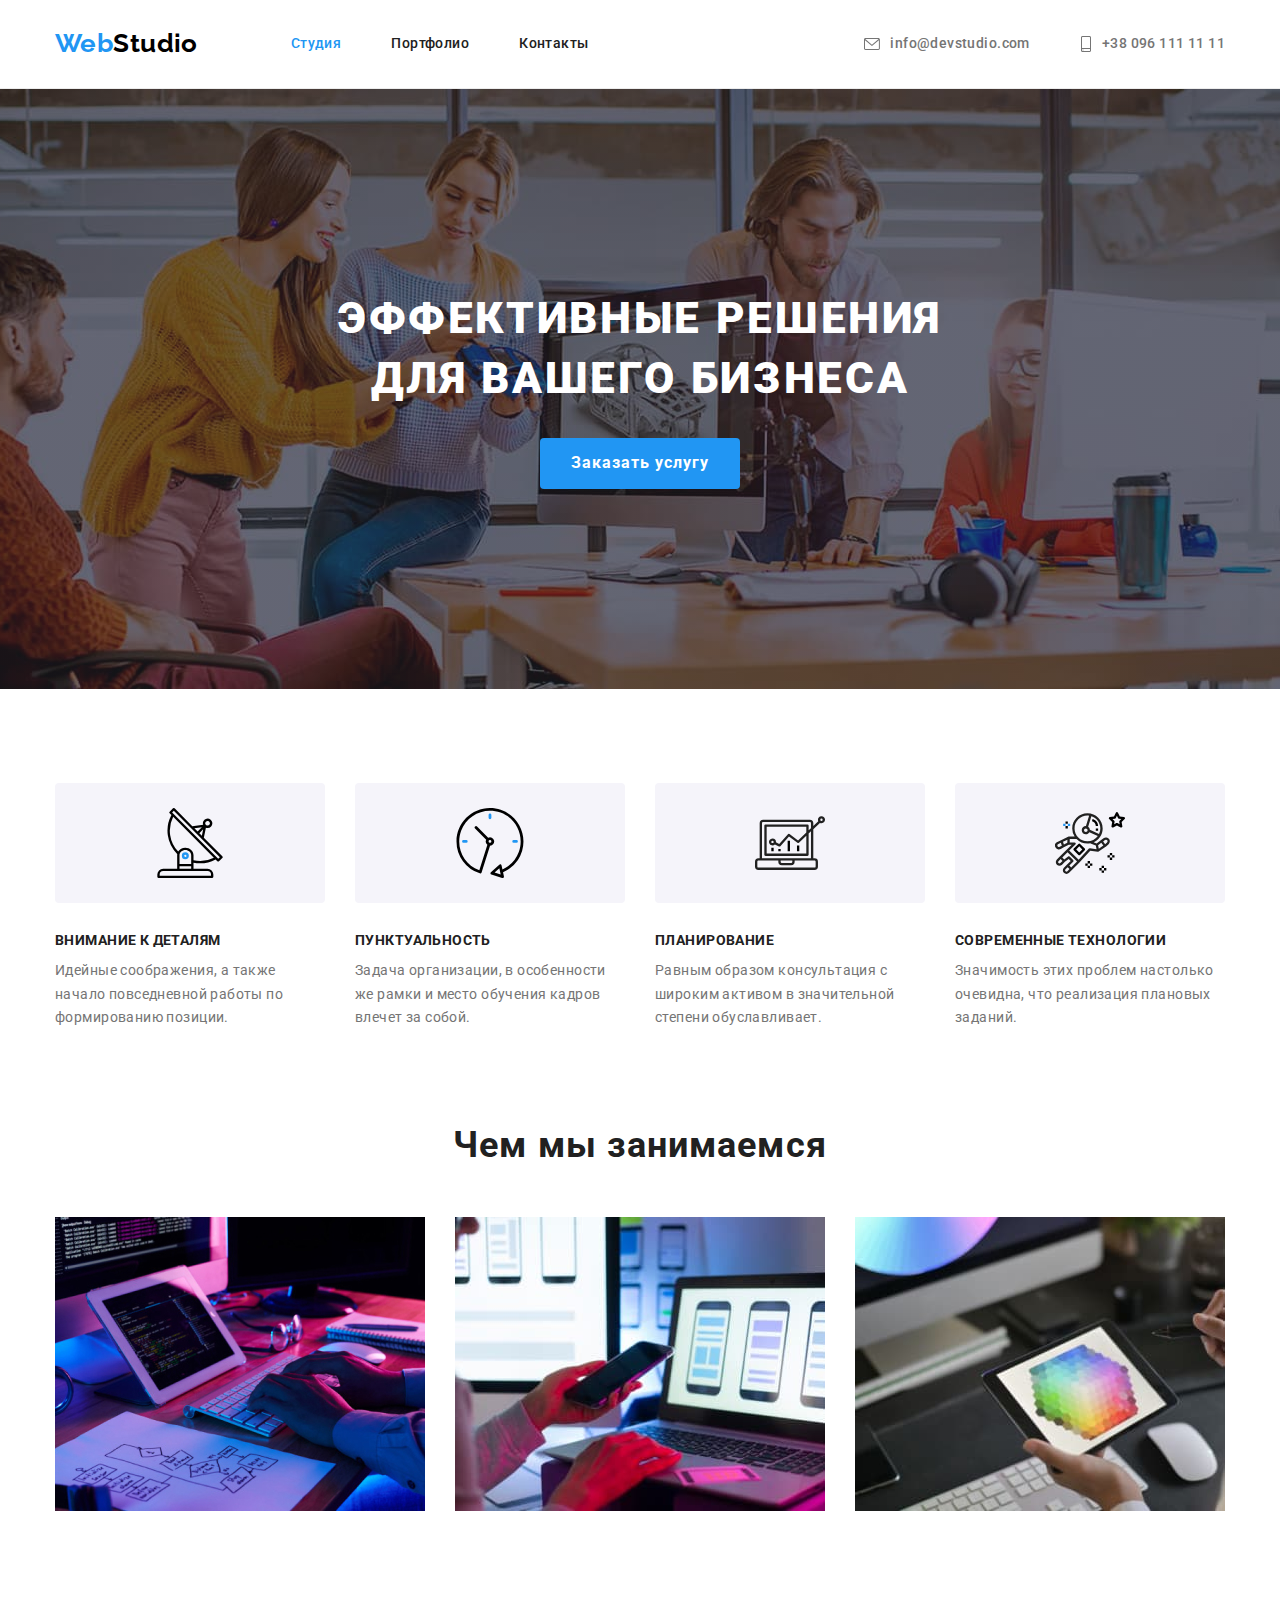
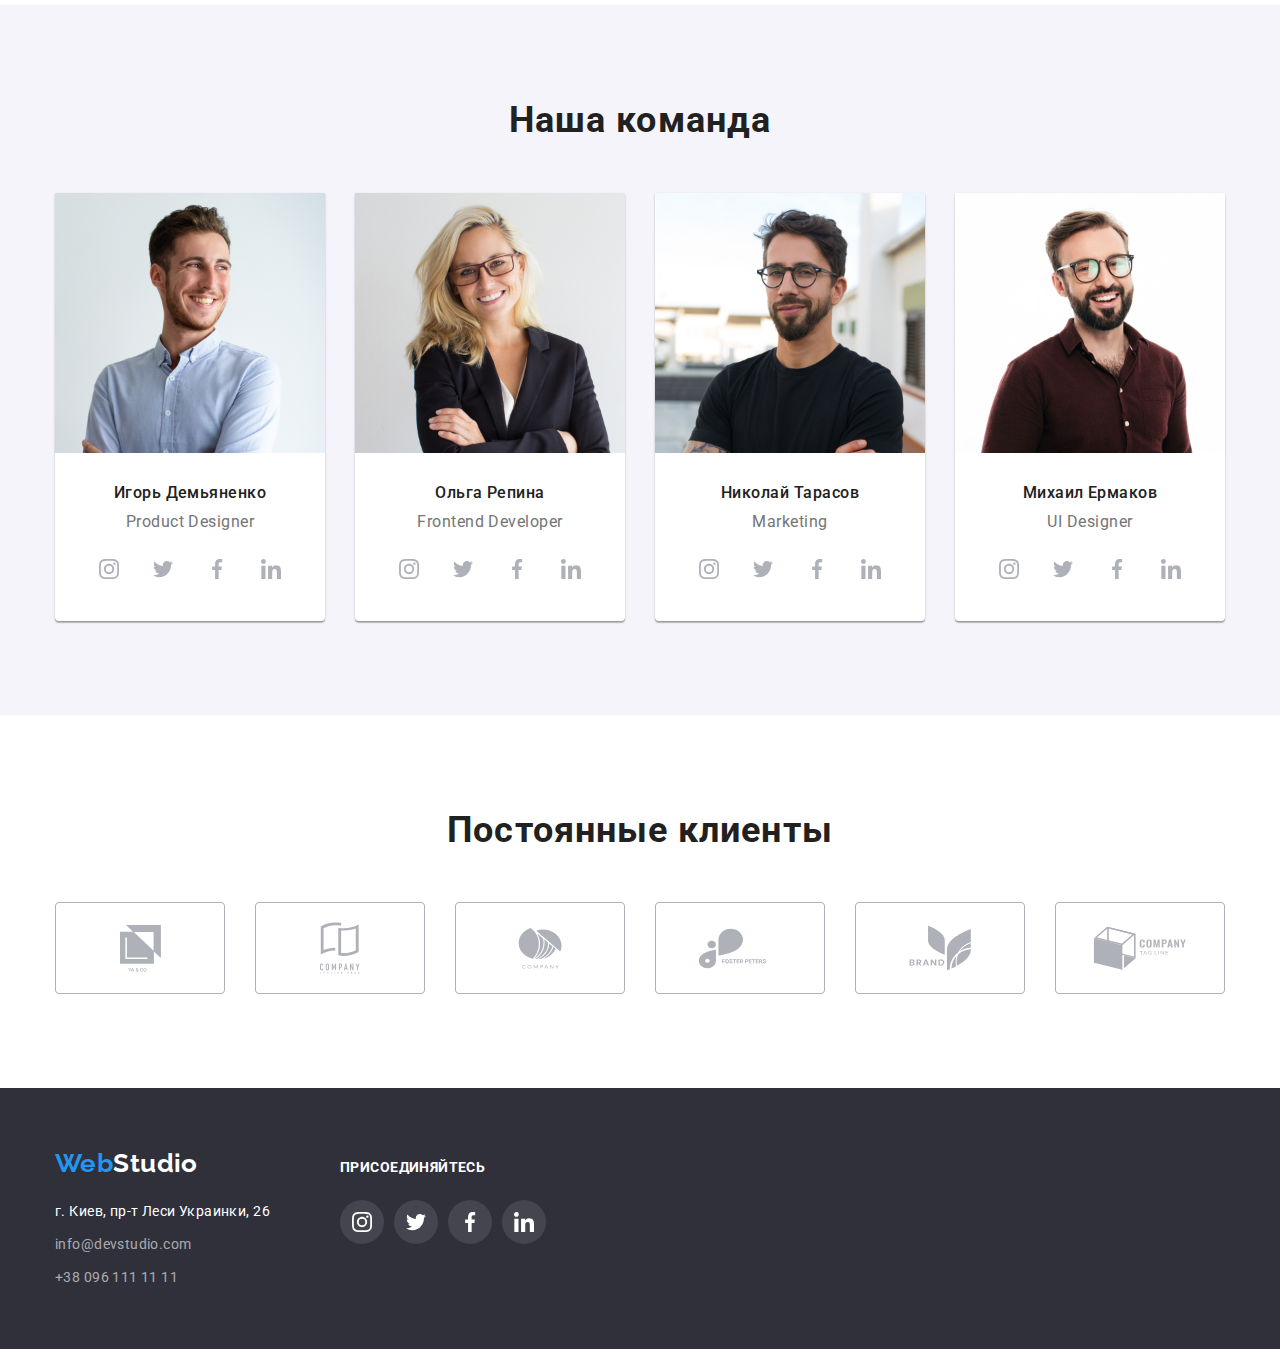
<file: index.html>
<!DOCTYPE html>
<html lang="ru">
<head>
    <meta charset="UTF-8">
    <meta http-equiv="X-UA-Compatible" content="IE=edge">
    <meta name="viewport" content="width=device-width, initial-scale=1.0">
    <title>Студия</title>
    <link rel="stylesheet" href="https://cdn.jsdelivr.net/npm/modern-normalize@1.1.0/modern-normalize.min.css">
    <link rel="stylesheet" href="./css/styles.css" />
    <link href="https://fonts.googleapis.com/css2?family=Raleway:wght@700&family=Roboto:wght@400;500;700;900&display=swap"
        rel="stylesheet">
</head>

<body>
    <header class="header-line">
        <div class="conteiner header-conteiner">
            <a href="" class="logo link">Web<span class="black">Studio</span></a>
            <nav>
                <ul class="list flex">
                    <li class="item-nav"><a href="./index.html" class="link navi current">Студия</a></li>
                    <li class="item-nav"><a href="./portfolio.html" class="link navi">Портфолио</a></li>
                    <li class="item-nav"><a href="" class="link navi">Контакты</a></li>
                </ul>
            </nav>
            <ul class="list flex">
                <li class="item-kont"><a href="mailto:info@devstudio.com" class="link kont">
                    <svg width="16" height="12">
                        <use href="./image/icon.svg#icon-envelope"></use>
                    </svg>info@devstudio.com</a>
                </li>        
                <li class="item-kont"><a href="tel:+380961111111" class="link kont">
                    <svg width="12" height="16">
                        <use href="./image/icon.svg#icon-smartphone"></use>
                    </svg>+38 096 111 11 11</a>
                </li>        
            </ul>
        </div>
    </header>
    
    <main>

        <!--герой-->
        <section class="section-hero">
            <div class="conteiner">
                <h1 class="hero">Эффективные решения для вашего бизнеса</h1>
                <button type="button" class="btn">Заказать услугу</button>
            </div>
        </section>

        <!--особености-->
        <section class="section nopad">
            <div class="conteiner">
                <h2 class="visually-hidden">Особености</h2> <!--потом спрятать-->
                <ul class="list flex">
                    <li class="item-osob">
                        <div class="osob-list-icon"><svg class="icon-osob" width="70" height="70"><use href="./image/icon.svg#icon-antenna" ></use></svg></div>
                        <h3 class="osobenost">Внимание к деталям</h3> <p>Идейные соображения, а также начало повседневной работы по формированию позиции.</p>
                    </li>
                    <li class="item-osob">
                        <div class="osob-list-icon"><svg class="icon-osob" width="70" height="70"><use href="./image/icon.svg#icon-clock"></use></svg></div>
                        <h3 class="osobenost">Пунктуальность</h3> <p>Задача организации, в особенности же рамки и место обучения кадров влечет за собой.</p>
                    </li>
                    <li class="item-osob">
                        <div class="osob-list-icon"><svg class="icon-osob" width="70" height="70"><use href="./image/icon.svg#icon-diagram"></use></svg></div>
                        <h3 class="osobenost">Планирование</h3> <p>Равным образом консультация с широким активом в значительной степени обуславливает.</p>
                    </li>
                    <li class="item-osob">
                        <div class="osob-list-icon"><svg class="icon-osob" width="70" height="70"><use href="./image/icon.svg#icon-astronaut"></use></svg></div>
                        <h3 class="osobenost">Современные технологии</h3> <p>Значимость этих проблем настолько очевидна, что реализация плановых заданий.</p>
                    </li>
                </ul>
            </div>
        </section>

        <!--Чем мы занимаемся-->
        <section class="section">
            <div class="conteiner">
                <h2 class="podzagolovok">Чем мы занимаемся</h2>
                <ul class="list flex">
                    <li class="item-what">
                        <img src="./image/img1.jpg" alt="Картинка" width="370">
                    </li>
                    <li class="item-what">
                        <img src="./image/img2.jpg" alt="Картинка" width="370">
                    </li>
                    <li class="item-what">
                        <img src="./image/img3.jpg" alt="Картинка" width="370">
                    </li>
                </ul>
            </div>
        </section>

        <!--команда-->
        <section class="section">
            <div class="conteiner">
                <h2 class="podzagolovok">Наша команда</h2>
                <ul class="list flex">
                    <li class="item-team">
                        <img src="./image/nh1.jpg" alt="Фото Игорь Демьяненко" width="270">
                        <div class="team-div">
                            <h3 class="teamer">Игорь Демьяненко</h3>
                            <p lang="en" class="prof">Product Designer</p>
                            <ul class="social-list list">
                                <li class="social-list-item">
                                    <a href="" class="social-list-link">
                                        <svg class="social-list-icon" width="20" height="20">
                                            <use href="./image/icon.svg#icon-instagram"></use>
                                        </svg>    
                                    </a>
                                </li>
                                <li class="social-list-item">
                                    <a href="" class="social-list-link">
                                        <svg class="social-list-icon" width="20" height="20">
                                            <use href="./image/icon.svg#icon-twitter"></use>
                                        </svg>
                                    </a>
                                </li>
                                <li class="social-list-item">
                                    <a href="" class="social-list-link">
                                        <svg class="social-list-icon" width="20" height="20">
                                            <use href="./image/icon.svg#icon-facebook"></use>
                                        </svg>
                                    </a>
                                </li>
                                <li class="social-list-item">
                                    <a href="" class="social-list-link">
                                        <svg class="social-list-icon" width="20" height="20">
                                            <use href="./image/icon.svg#icon-linkedin"></use>
                                        </svg>
                                    </a>
                                </li>
                            </ul>
                        </div>
                    </li>
                    <li class="item-team">
                        <img src="./image/nh2.jpg" alt="Фото Ольга Репина" width="270">
                        <div class="team-div">
                            <h3 class="teamer">Ольга Репина</h3>
                            <p lang="en" class="prof">Frontend Developer</p>
                            <ul class="social-list list">
                                <li class="social-list-item">
                                    <a href="" class="social-list-link">
                                        <svg class="social-list-icon" width="20" height="20">
                                            <use href="./image/icon.svg#icon-instagram"></use>
                                        </svg>
                                    </a>
                                </li>
                                <li class="social-list-item">
                                    <a href="" class="social-list-link">
                                        <svg class="social-list-icon" width="20" height="20">
                                            <use href="./image/icon.svg#icon-twitter"></use>
                                        </svg>
                                    </a>
                                </li>
                                <li class="social-list-item">
                                    <a href="" class="social-list-link">
                                        <svg class="social-list-icon" width="20" height="20">
                                            <use href="./image/icon.svg#icon-facebook"></use>
                                        </svg>
                                    </a>
                                </li>
                                <li class="social-list-item">
                                    <a href="" class="social-list-link">
                                        <svg class="social-list-icon" width="20" height="20">
                                            <use href="./image/icon.svg#icon-linkedin"></use>
                                        </svg>
                                    </a>
                                </li>
                            </ul>
                        </div>
                    </li>
                    <li class="item-team">
                        <img src="./image/nh3.jpg" alt="Фото Николай Тарасов" width="270">
                        <div class="team-div">
                            <h3 class="teamer">Николай Тарасов</h3>
                            <p lang="en" class="prof">Marketing</p>
                            <ul class="social-list list">
                                <li class="social-list-item">
                                    <a href="" class="social-list-link">
                                        <svg class="social-list-icon" width="20" height="20">
                                            <use href="./image/icon.svg#icon-instagram"></use>
                                        </svg>
                                    </a>
                                </li>
                                <li class="social-list-item">
                                    <a href="" class="social-list-link">
                                        <svg class="social-list-icon" width="20" height="20">
                                            <use href="./image/icon.svg#icon-twitter"></use>
                                        </svg>
                                    </a>
                                </li>
                                <li class="social-list-item">
                                    <a href="" class="social-list-link">
                                        <svg class="social-list-icon" width="20" height="20">
                                            <use href="./image/icon.svg#icon-facebook"></use>
                                        </svg>
                                    </a>
                                </li>
                                <li class="social-list-item">
                                    <a href="" class="social-list-link">
                                        <svg class="social-list-icon" width="20" height="20">
                                            <use href="./image/icon.svg#icon-linkedin"></use>
                                        </svg>
                                    </a>
                                </li>
                            </ul>
                        </div>
                    </li>
                    <li class="item-team">
                        <img src="./image/nh4.jpg" alt="Фото Михаил Ермаков" width="270">
                        <div class="team-div">
                            <h3 class="teamer">Михаил Ермаков</h3>
                            <p lang="en" class="prof">UI Designer</p>
                            <ul class="social-list list">
                                <li class="social-list-item">
                                    <a href="" class="social-list-link">
                                        <svg class="social-list-icon" width="20" height="20">
                                            <use href="./image/icon.svg#icon-instagram"></use>
                                        </svg>
                                    </a>
                                </li>
                                <li class="social-list-item">
                                    <a href="" class="social-list-link">
                                        <svg class="social-list-icon" width="20" height="20">
                                            <use href="./image/icon.svg#icon-twitter"></use>
                                        </svg>
                                    </a>
                                </li>
                                <li class="social-list-item">
                                    <a href="" class="social-list-link">
                                        <svg class="social-list-icon" width="20" height="20">
                                            <use href="./image/icon.svg#icon-facebook"></use>
                                        </svg>
                                    </a>
                                </li>
                                <li class="social-list-item">
                                    <a href="" class="social-list-link">
                                        <svg class="social-list-icon" width="20" height="20">
                                            <use href="./image/icon.svg#icon-linkedin"></use>
                                        </svg>
                                    </a>
                                </li>
                            </ul>
                        </div>
                    </li>
                </ul>
            </div>
        </section>


        <!--постоянные клиенты-->
        <section class="section">
            <div class="conteiner">
                <h2 class="podzagolovok">Постоянные клиенты</h2>
                <ul class="client-list list">
                    <li class="client-list-item">
                        <a href="" class="client-list-link">
                            <svg class="client-list-icon" width="41" height="47">
                                <use href="./image/icon.svg#icon-comp1"></use>
                            </svg>
                        </a>
                    </li>
                    <li class="client-list-item">
                        <a href="" class="client-list-link">
                            <svg class="client-list-icon" width="40" height="52">
                                <use href="./image/icon.svg#icon-comp2"></use>
                            </svg>
                        </a>
                    </li>
                    <li class="client-list-item">
                        <a href="" class="client-list-link">
                            <svg class="client-list-icon" width="44" height="42">
                                <use href="./image/icon.svg#icon-comp3"></use>
                            </svg>
                        </a>
                    </li>
                    <li class="client-list-item">
                        <a href="" class="client-list-link">
                            <svg class="client-list-icon" width="85" height="41">
                                <use href="./image/icon.svg#icon-comp4"></use>
                            </svg>
                        </a>
                    </li>
                    <li class="client-list-item">
                        <a href="" class="client-list-link">
                            <svg class="client-list-icon" width="63" height="46">
                                <use href="./image/icon.svg#icon-comp5"></use>
                            </svg>
                        </a>
                    </li>
                    <li class="client-list-item">
                        <a href="" class="client-list-link">
                            <svg class="client-list-icon" width="94" height="44">
                                <use href="./image/icon.svg#icon-comp6"></use>
                            </svg>
                        </a>
                    </li>
                </ul>
            </div>
        </section>



    </main>

    <!--footer-->
    <footer class="footer">
        <div class="conteiner">
            <div>
            <a href=""class="logo link">Web<span class="white">Studio</span></a>
            <address class="addr">
                <p>г. Киев, пр-т Леси Украинки, 26</p>
                <ul class="list">
                    <li class="item-addr"><a href="mailto:info@devstudio.com" class="link addr">info@devstudio.com</a></li>
                    <li class="item-addr"><a href="tel:+380961111111" class="link addr">+38 096 111 11 11</a></li>
                </ul>
            </address>
            </div>
            <div>
                <p class="footer-text">присоединяйтесь</p>
                <ul class="footer-list list">
                    <li class="footer-list-item">
                        <a href="" class="footer-list-link">
                            <svg class="footer-list-icon" width="20" height="20">
                                <use href="./image/icon.svg#icon-instagram"></use>
                            </svg>
                        </a>
                    </li>
                    <li class="footer-list-item">
                        <a href="" class="footer-list-link">
                            <svg class="footer-list-icon" width="20" height="20">
                                <use href="./image/icon.svg#icon-twitter"></use>
                            </svg>
                        </a>
                    </li>
                    <li class="footer-list-item">
                        <a href="" class="footer-list-link">
                            <svg class="footer-list-icon" width="20" height="20">
                                <use href="./image/icon.svg#icon-facebook"></use>
                            </svg>
                        </a>
                    </li>
                    <li class="footer-list-item">
                        <a href="" class="footer-list-link">
                            <svg class="footer-list-icon" width="20" height="20">
                                <use href="./image/icon.svg#icon-linkedin"></use>
                            </svg>
                        </a>
                    </li>
                </ul>
            </div>
        </div>
    </footer>
</body>
</html>
</file>
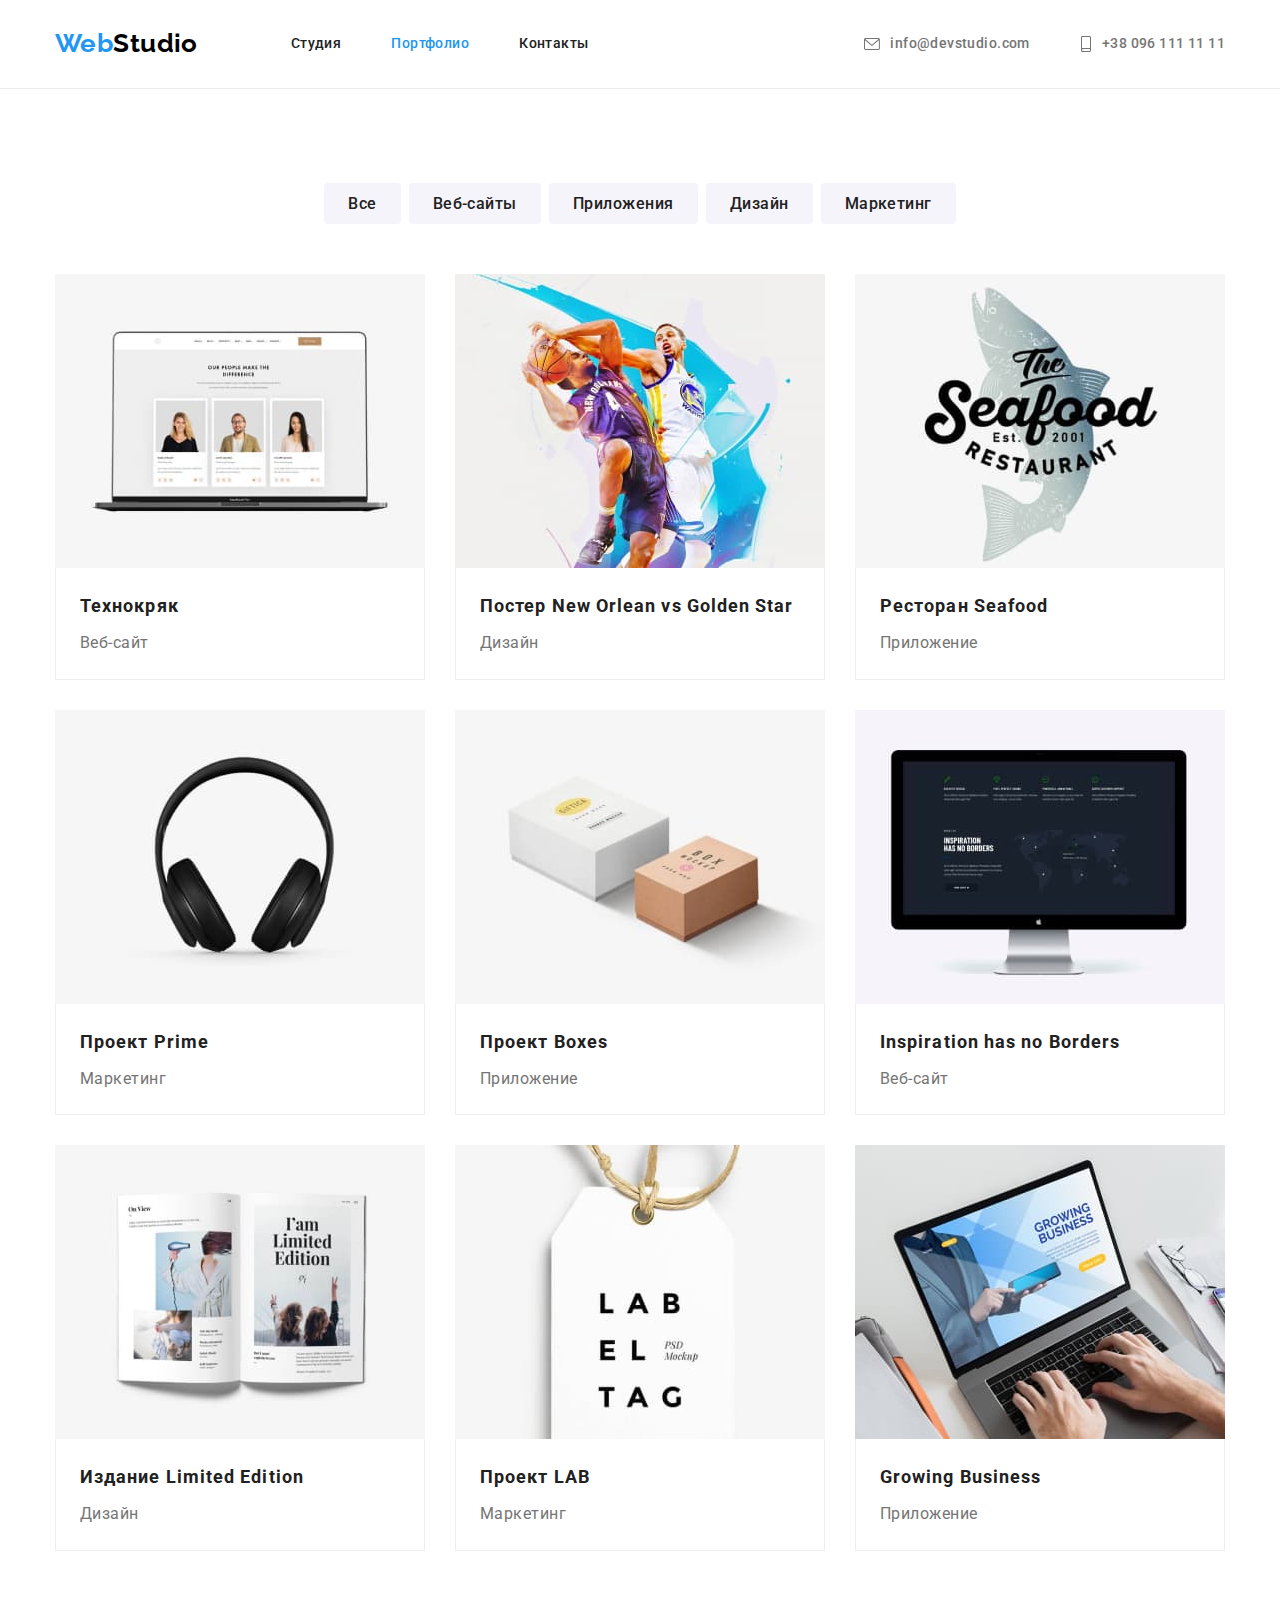
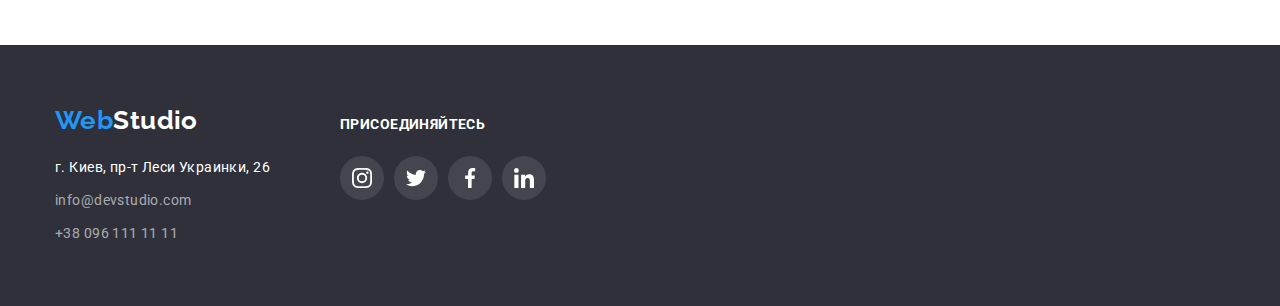
<file: portfolio.html>
<!DOCTYPE html>
<html lang="ru">
<head>
    <meta charset="UTF-8">
    <meta http-equiv="X-UA-Compatible" content="IE=edge">
    <meta name="viewport" content="width=device-width, initial-scale=1.0">
    <title>Портфолио</title>
    <link rel="stylesheet" href="https://cdn.jsdelivr.net/npm/modern-normalize@1.1.0/modern-normalize.min.css">
    <link rel="stylesheet" href="./css/styles.css" />
    <link href="https://fonts.googleapis.com/css2?family=Raleway:wght@700&family=Roboto:wght@400;500;700;900&display=swap"
        rel="stylesheet">
</head>

<body>
    <header class="header-line">
        <div class="conteiner header-conteiner">
            <a href="" class="logo link">Web<span class="black">Studio</span></a>
            <nav>
                <ul class="list flex">
                    <li class="item-nav"><a href="./index.html" class="link navi">Студия</a></li>
                    <li class="item-nav"><a href="./portfolio.html" class="link navi current">Портфолио</a></li>
                    <li class="item-nav"><a href="" class="link navi">Контакты</a></li>
                </ul>
            </nav>
            <ul class="list flex">
                <li class="item-kont"><a href="mailto:info@devstudio.com" class="link kont">
                        <svg width="16" height="12">
                            <use href="./image/icon.svg#icon-envelope"></use>
                        </svg>info@devstudio.com</a>
                </li>
                <li class="item-kont"><a href="tel:+380961111111" class="link kont">
                        <svg width="12" height="16">
                            <use href="./image/icon.svg#icon-smartphone"></use>
                        </svg>+38 096 111 11 11</a>
                </li>
            </ul>
        </div>
    </header>
    
    <main class="">

        <!--портфолио-->
        <section class="section">
            <div class="conteiner">
                <h1 class="visually-hidden">Портфолио</h1>
                <ul class="list flex">
                    <li class="item-btn"><button type="button" class="btn port">Все</button></li>
                    <li class="item-btn"><button type="button" class="btn port">Веб-сайты</button></li>
                    <li class="item-btn"><button type="button" class="btn port">Приложения</button></li>
                    <li class="item-btn"><button type="button" class="btn port">Дизайн</button></li>
                    <li class="item-btn"><button type="button" class="btn port">Маркетинг</button></li>
                </ul>
            
                <ul class="list wrap">
                    <li class="item-sait">
                        <a href="" class="link">
                            <img src="./image/portfolio/tehnokrac.jpg" alt="Фото Технокряк" width="370">
                            <div class="block-saits">
                                <h2 class="saits">Технокряк</h2>
                                <p class="text-sait">Веб-сайт</p>
                            </div>    
                        </a>
                    </li>
                    <li class="item-sait">
                        <a href="" class="link">
                            <img src="./image/portfolio/posternovsgs.jpg" alt="Фото New Orlean vs Golden Star" width="370">
                            <div class="block-saits">
                                <h2 class="saits">Постер New Orlean vs Golden Star</h2>
                                <p class="text-sait">Дизайн</p>
                            </div> 
                        </a>
                    </li>
                    <li class="item-sait">
                        <a href="" class="link">
                            <img src="./image/portfolio/seafood.jpg" alt="Фото Ресторан Seafood" width="370">
                            <div class="block-saits">
                                <h2 class="saits">Ресторан Seafood</h2>
                                <p class="text-sait">Приложение</p>
                            </div>
                        </a>
                    </li>
                    <li class="item-sait">
                        <a href="" class="link">
                            <img src="./image/portfolio/prime.jpg" alt="Фото Проект Prime" width="370">
                            <div class="block-saits">
                                <h2 class="saits">Проект Prime</h2>
                                <p class="text-sait">Маркетинг</p>
                            </div>
                        </a>
                    </li>
                    <li class="item-sait">
                        <a href="" class="link">
                            <img src="./image/portfolio/boxes.jpg" alt="Фото Проект Boxes" width="370">
                            <div class="block-saits">
                                <h2 class="saits">Проект Boxes</h2>
                                <p class="text-sait">Приложение</p>
                            </div>
                        </a>
                    </li>
                    <li class="item-sait">
                        <a href="" class="link">
                            <img src="./image/portfolio/ihnb.jpg" alt="Фото Inspiration has no Borders" width="370">
                            <div class="block-saits">
                                <h2 class="saits">Inspiration has no Borders</h2>
                                <p class="text-sait">Веб-сайт</p>
                            </div>
                        </a>
                    </li>
                    <li class="item-sait">
                        <a href="" class="link">
                            <img src="./image/portfolio/limited-eition.jpg" alt="Фото Издание Limited Edition" width="370">
                            <div class="block-saits">
                                <h2 class="saits">Издание Limited Edition</h2>
                                <p class="text-sait">Дизайн</p>
                            </div>
                        </a>
                    </li>
                    <li class="item-sait">
                        <a href="" class="link">
                            <img src="./image/portfolio/lab.jpg" alt="Фото Проект LAB" width="370">
                            <div class="block-saits">
                                <h2 class="saits">Проект LAB</h2>
                                <p class="text-sait">Маркетинг</p>
                            </div>
                        </a>
                    </li>
                    <li class="item-sait">
                        <a href="" class="link">
                            <img src="./image/portfolio/gb.jpg" alt="Фото Growing Business" width="370">
                            <div class="block-saits">
                                <h2 class="saits">Growing Business</h2>
                                <p class="text-sait">Приложение</p>
                            </div>
                        </a>
                    </li>
                </ul>
            </div>    
        </section>
    </main>

    <!--footer-->
    <footer class="footer">
        <div class="conteiner">
            <div>
                <a href="" class="logo link">Web<span class="white">Studio</span></a>
                <address class="addr">
                    <p>г. Киев, пр-т Леси Украинки, 26</p>
                    <ul class="list">
                        <li class="item-addr"><a href="mailto:info@devstudio.com" class="link addr">info@devstudio.com</a>
                        </li>
                        <li class="item-addr"><a href="tel:+380961111111" class="link addr">+38 096 111 11 11</a></li>
                    </ul>
                </address>
            </div>
            <div>
                <p class="footer-text">присоединяйтесь</p>
                <ul class="footer-list list">
                    <li class="footer-list-item">
                        <a href="" class="footer-list-link">
                            <svg class="footer-list-icon" width="20" height="20">
                                <use href="./image/icon.svg#icon-instagram"></use>
                            </svg>
                        </a>
                    </li>
                    <li class="footer-list-item">
                        <a href="" class="footer-list-link">
                            <svg class="footer-list-icon" width="20" height="20">
                                <use href="./image/icon.svg#icon-twitter"></use>
                            </svg>
                        </a>
                    </li>
                    <li class="footer-list-item">
                        <a href="" class="footer-list-link">
                            <svg class="footer-list-icon" width="20" height="20">
                                <use href="./image/icon.svg#icon-facebook"></use>
                            </svg>
                        </a>
                    </li>
                    <li class="footer-list-item">
                        <a href="" class="footer-list-link">
                            <svg class="footer-list-icon" width="20" height="20">
                                <use href="./image/icon.svg#icon-linkedin"></use>
                            </svg>
                        </a>
                    </li>
                </ul>
            </div>
        </div>
    </footer>
</body>
</html>
</file>
<file: css/styles.css>
:root {
    --primary-text-color: #757575;
    --headers-text-color: #212121;
    --bg-color: #ffffff;
    --sec-bg-color: #F5F4FA;
    --footer-adr-text: rgba(255, 255, 255, 0.6);
    --footer-bg: #2F303A;
    --Logo-bt-link: #2196F3;
    --icon: #AFB1B8
}

body {
    color:var(--primary-text-color);
    background-color: var(--bg-color);
    font-family: 'Roboto', sans-serif;
    font-size: 14px;
    line-height: 1.7;
    letter-spacing: 0.03em;
}

h1,h2,h3,h4,h5,h6,p,ul {
    margin-top: 0;
    margin-bottom: 0;
    padding-left: 0;
}

.conteiner {
    margin-left: auto;
    margin-right: auto;
    width: 1200px;
    padding-left: 15px;
    padding-right: 15px;
}

.link {
    text-decoration: none;
}

.list {
    list-style-type: none;
}


.section {
    padding-top: 94px;
    padding-bottom: 94px;
}


.section:nth-child(4)
 {
    background-color: var(--sec-bg-color);
}

.flex {
    display: flex;
    align-items: center;
    justify-content: center;
}

img {
    display: block; max-width: 100%; height: auto;
}


/*================================header*/

.header-line {
    border-bottom: 1px solid #ECECEC;
}

.link.current {
    color: var(--Logo-bt-link);
}

.header-conteiner {
    display: flex;
    align-items: center;
    
}

.logo {
    

    color: var(--Logo-bt-link);
    font-family: 'Raleway';
    font-weight: 700;
    font-size: 26px;
    line-height: 1.2;
    
}

.header-conteiner .logo {
    margin-right: 93px;
}

.logo .black {
    color: black;
}

.item-nav:not(:first-child) {
    margin-left: 50px;
}

.navi {
    color:var(--headers-text-color);
    font-weight: 500;
}

.navi:hover,
.navi:focus,
.kont:hover,
.kont:focus {
    color: var(--Logo-bt-link);
    fill: var(--Logo-bt-link);
}
.navi:active {
    color: var(--Logo-bt-link);
}

.list.flex {
    margin-left: auto;
}

.link.navi,
.link.kont {
    padding-top: 32px;
    padding-bottom: 32px;
}


.item-kont:not(:last-child) {
    margin-right: 50px;
}

.kont {
    display: flex;
    align-items: center;
    color: var(--primary-text-color);
    fill: var(--primary-text-color);
    font-weight: 500;
}

.kont > svg {
    margin-right: 10px;
}

.podzagolovok {
    margin-bottom: 50px;

    font-weight: 700;
    font-size: 36px;
    line-height: 1.2;
    text-align: center;
    letter-spacing: 0.03em;
    
    color: var(--headers-text-color);
}

/*main*/
    /*hero===============================================*/

.section-hero {
    padding: 200px 0;
    background-color: #C4C4C4;
    background-image: linear-gradient(rgba(47, 48, 58, 0.4), rgba(47, 48, 58, 0.4)), url('../image/bg.jpg') ;
    background-repeat: no-repeat;
    background-position: center;
}
.hero {
    font-weight: 900;
    font-size: 44px;
    line-height: 1.36;
    text-align: center;
    letter-spacing: 0.06em;
    text-transform: uppercase;
    
    color: var(--bg-color);
   
    width: 696px;
    margin-left: auto;
    margin-right: auto;
    margin-bottom: 30px;
}

.btn {
    display: block;
    min-width: 200px;
    padding: 8px 28px;
    border-radius: 4px;
    border-color: rgba(0, 0, 0, 0);
    
    margin-left: auto;
    margin-right: auto; 

    cursor: pointer;
    color: var(--bg-color);
    background-color: var(--Logo-bt-link);
    font-weight: 700;
    font-size: 16px;
    line-height: 1.9;
    letter-spacing: 0.06em;
    font-family: inherit;   
}

.btn:hover,
.btn:focus {
    background-color: #188CE8;
    box-shadow: 0px 4px 4px rgba(0, 0, 0, 0.15);
}

    /*особености==================================*/

.section.nopad {
    padding-bottom: 0;
}

.item-osob {
    width: 270px;
}

.item-osob:not(:first-child) {
    margin-left: 30px;
}

.osobenost {
    margin-bottom: 10px;
    
    font-weight: 700;
    font-size: 14px;
    line-height: 1.14;
    letter-spacing: 0.03em;
    text-transform: uppercase;
    
    color: var(--headers-text-color);
}
 
.osobenost-text {
    font-weight: 400;
    font-size: 14px;
    line-height: 1.7;
    letter-spacing: 0.03em;
}


.osob-list-icon {
    display: flex;
    justify-content: center;
    align-items: center;
    height: 120px;
    border-radius: 4px;
    background-color: var(--sec-bg-color);
    margin-bottom: 30px;
}


.osob-icon {
    display: flex;
    justify-content: center;
    align-items: center;
    fill: var(--icon);
    
}




/*чем ми занимаемся*/

.item-what:not(:first-child) {
    margin-left: 30px;
}

/*команда*/

.item-team {
    background-color: var(--bg-color);
    box-shadow: 0px 1px 3px rgba(0, 0, 0, 0.12), 0px 1px 1px rgba(0, 0, 0, 0.14), 0px 2px 1px rgba(0, 0, 0, 0.2);
    border-radius: 0px 0px 4px 4px;
}

.item-team:not(:first-child) {
    margin-left: 30px;
}

.team-div {
    padding-top: 30px;
    padding-bottom: 30px;
    padding-left: 15px;
    padding-right: 15px;
}

.teamer {
    font-weight: 500;
    font-size: 16px;
    line-height: 1.2;
    text-align: center;
    letter-spacing: 0.03em;
   
    color: var(--headers-text-color);
}

.prof {
    margin-top: 10px;

    font-size: 16px;
    line-height: 1.2;
    text-align: center;
    letter-spacing: 0.03em;
}

.social-list {
    display: flex;
    justify-content: center;
    gap: 10px;
    margin-top: 16px;
}



.social-list-link {
    display: flex;
    justify-content: center;
    align-items: center;
    width: 44px;
    height: 44px;
    border-radius: 50%;
}

.social-list-link:hover,
.social-list-link:focus {
    background-color: var(--Logo-bt-link);
}


.social-list-link:hover .social-list-icon,
.social-list-link:focus .social-list-icon
{
    fill: #ffffff;
}

.social-list-icon {
    fill: #AFB1B8;
}

/* постоянные клиенты=============================== */

.client-list {
    display: flex;
    justify-content: center;
    gap: 30px;
    margin-top: 50px;
}



.client-list-link {
    display: flex;
    justify-content: center;
    align-items: center;
    width: 170px;
    height: 92px;
    border: 1px solid #AFB1B8;
    border-radius: 4px;
}

.client-list-link:hover,
.client-list-link:focus {
    border-color: var(--Logo-bt-link);
}


.client-list-link:hover .client-list-icon,
.client-list-link:focus .client-list-icon {
    fill: var(--Logo-bt-link);
}

.client-list-icon {
    justify-content: center;
    align-items: center;
    fill: var(--icon);
}


/* ================================footer=====================*/


.footer .conteiner {
    display: flex;
    gap: 70px;
    align-items: baseline;
}

.footer {
    padding-top: 60px;
    padding-bottom: 60px;

    background-color: var(--footer-bg);
}

.logo .white {
    color:var(--bg-color)
}

.addr {
    margin-top: 20px;
    
    font-style: normal;
    
    color:#ffffff;
}

.addr > .list {
    margin-top: 9px;
}

.item-addr:not(:first-child) {
    margin-top: 9px;
}

.link.addr {
    color: rgba(255, 255, 255, 0.6);;
}

.footer-list {
    display: flex;
    justify-content: center;
    gap: 10px;
    margin-top: 20px;
}

.footer-text {
    
    font-style: normal;
    font-weight: 700;
    
    text-transform: uppercase;
    
    color: #FFFFFF;
}

.footer-list-link {
    display: flex;
    justify-content: center;
    align-items: center;
    width: 44px;
    height: 44px;
    border-radius: 50%;
    background-color: rgba(255, 255, 255, 0.1);;
}

.footer-list-link:hover,
.footer-list-link:focus {
    background-color: var(--Logo-bt-link);
}


.footer-list-icon {
    fill: #ffffff;
}

/*====================для портфолiо сторiнки=======================*/

.item-btn:not(:first-child) {
    margin-left: 8px;
}

.item-sait .link {
    display: block;
}

.item-sait .link:hover,
.item-sait .link:focus {
    box-shadow: 0px 1px 1px rgba(0, 0, 0, 0.12), 0px 4px 4px rgba(0, 0, 0, 0.06), 1px 4px 6px rgba(0, 0, 0, 0.16);
}

.btn.port {
    padding: 6px 22px;
    min-width: 0;

    color: var(--headers-text-color);
    
    background-color: var(--sec-bg-color);

    font-family: inherit;
    font-weight: 500;
    font-size: 16px;
    line-height: 1.6;
    text-align: center;
    letter-spacing: 0.03em;
}

.btn.port:hover,
.btn.port:focus {
    background-color: var(--Logo-bt-link);
    color: var(--bg-color);
}

.wrap {
    margin-top: 50px;
    display: flex;
    flex-wrap: wrap;
    gap: 30px; 
}


.block-saits {
    padding: 20px 24px;

    border: 1px solid #EEEEEE;
    border-top: 0;
}

.saits {
    font-weight: 700;
        font-size: 18px;
        line-height: 2;
        /* identical to box height, or 200% */
    
        letter-spacing: 0.06em;
        color: var(--headers-text-color);
}

.link .text-sait {
    margin-top: 4px;

    font-size: 16px;
    line-height: 1.9;
    /* identical to box height, or 188% */

    letter-spacing: 0.03em;
    color: var(--primary-text-color);
}




/*прячем то что не нужно*/
.visually-hidden {
    position: absolute;
    width: 1px;
    height: 1px;
    margin: -1px;
    border: 0;
    padding: 0;
    white-space: nowrap;
    clip-path: inset(100%);
    clip: rect(0 0 0 0);
    overflow: hidden;
}
</file>
